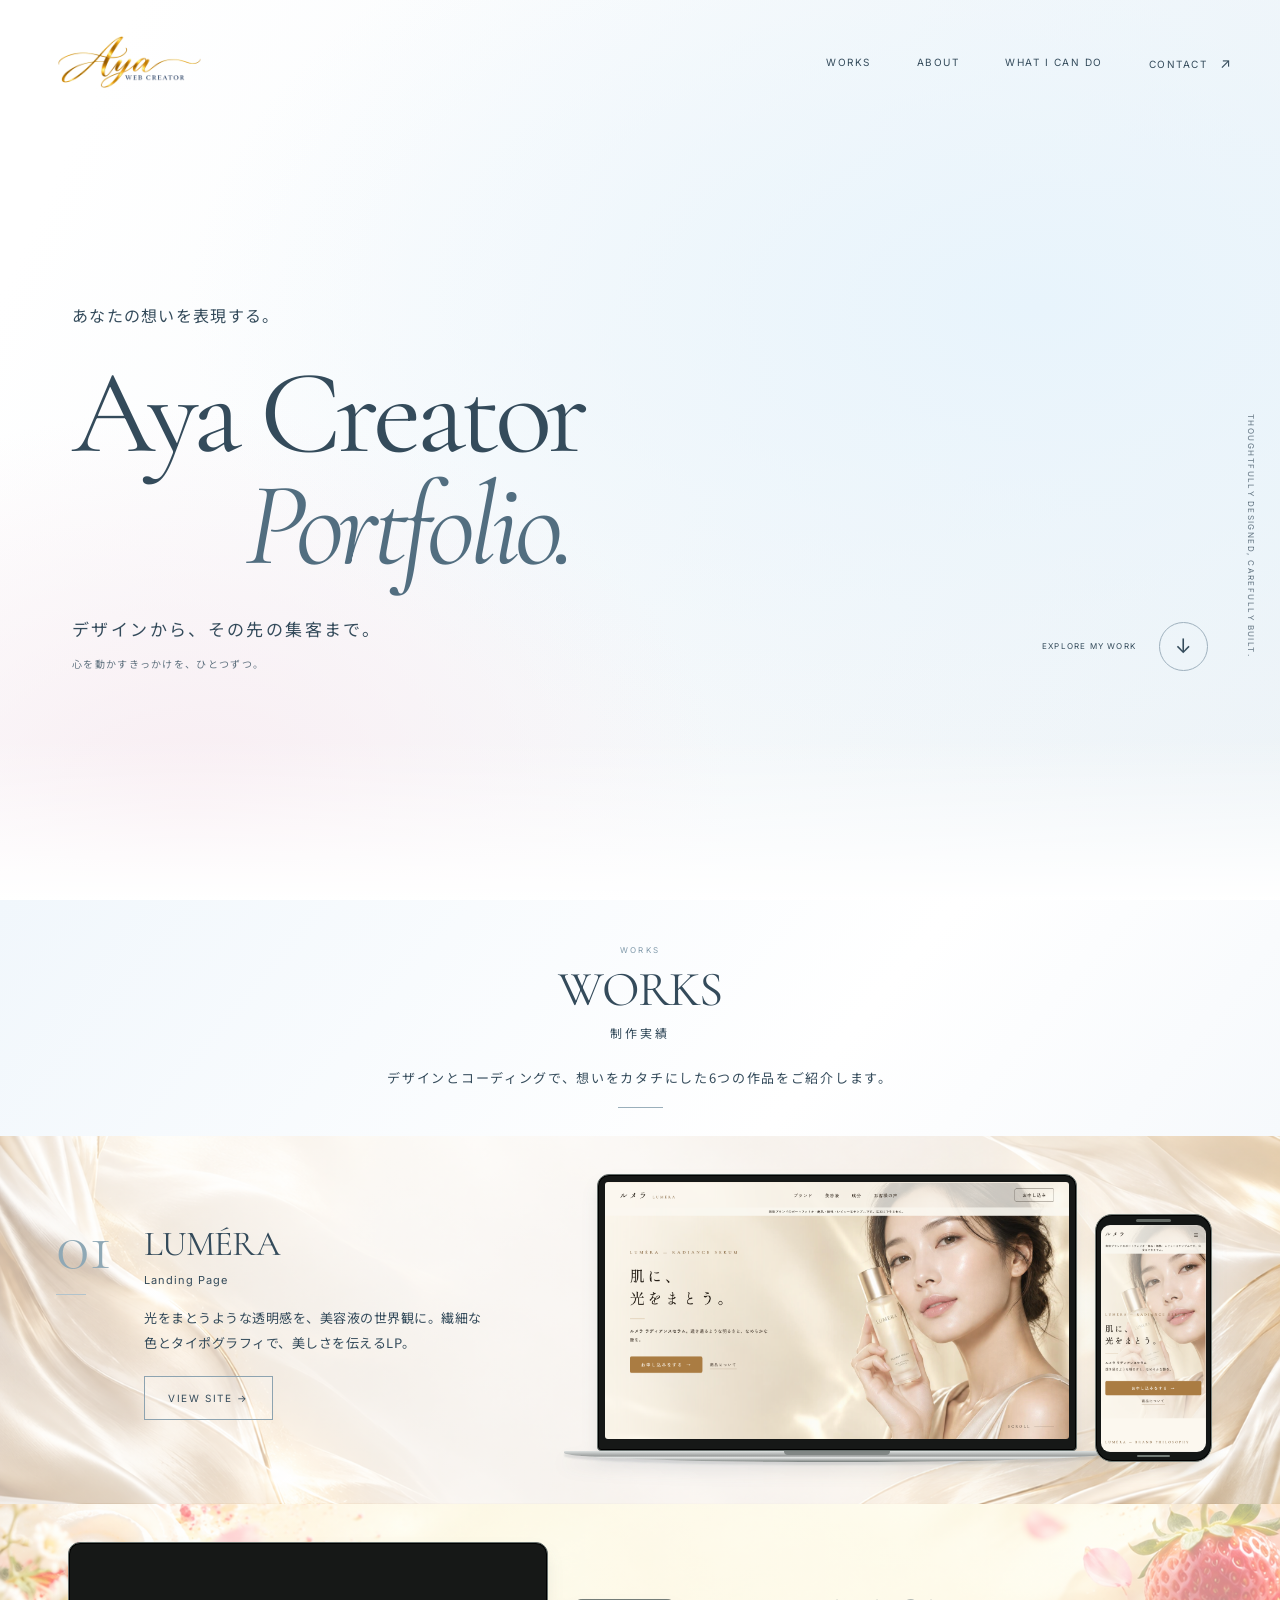
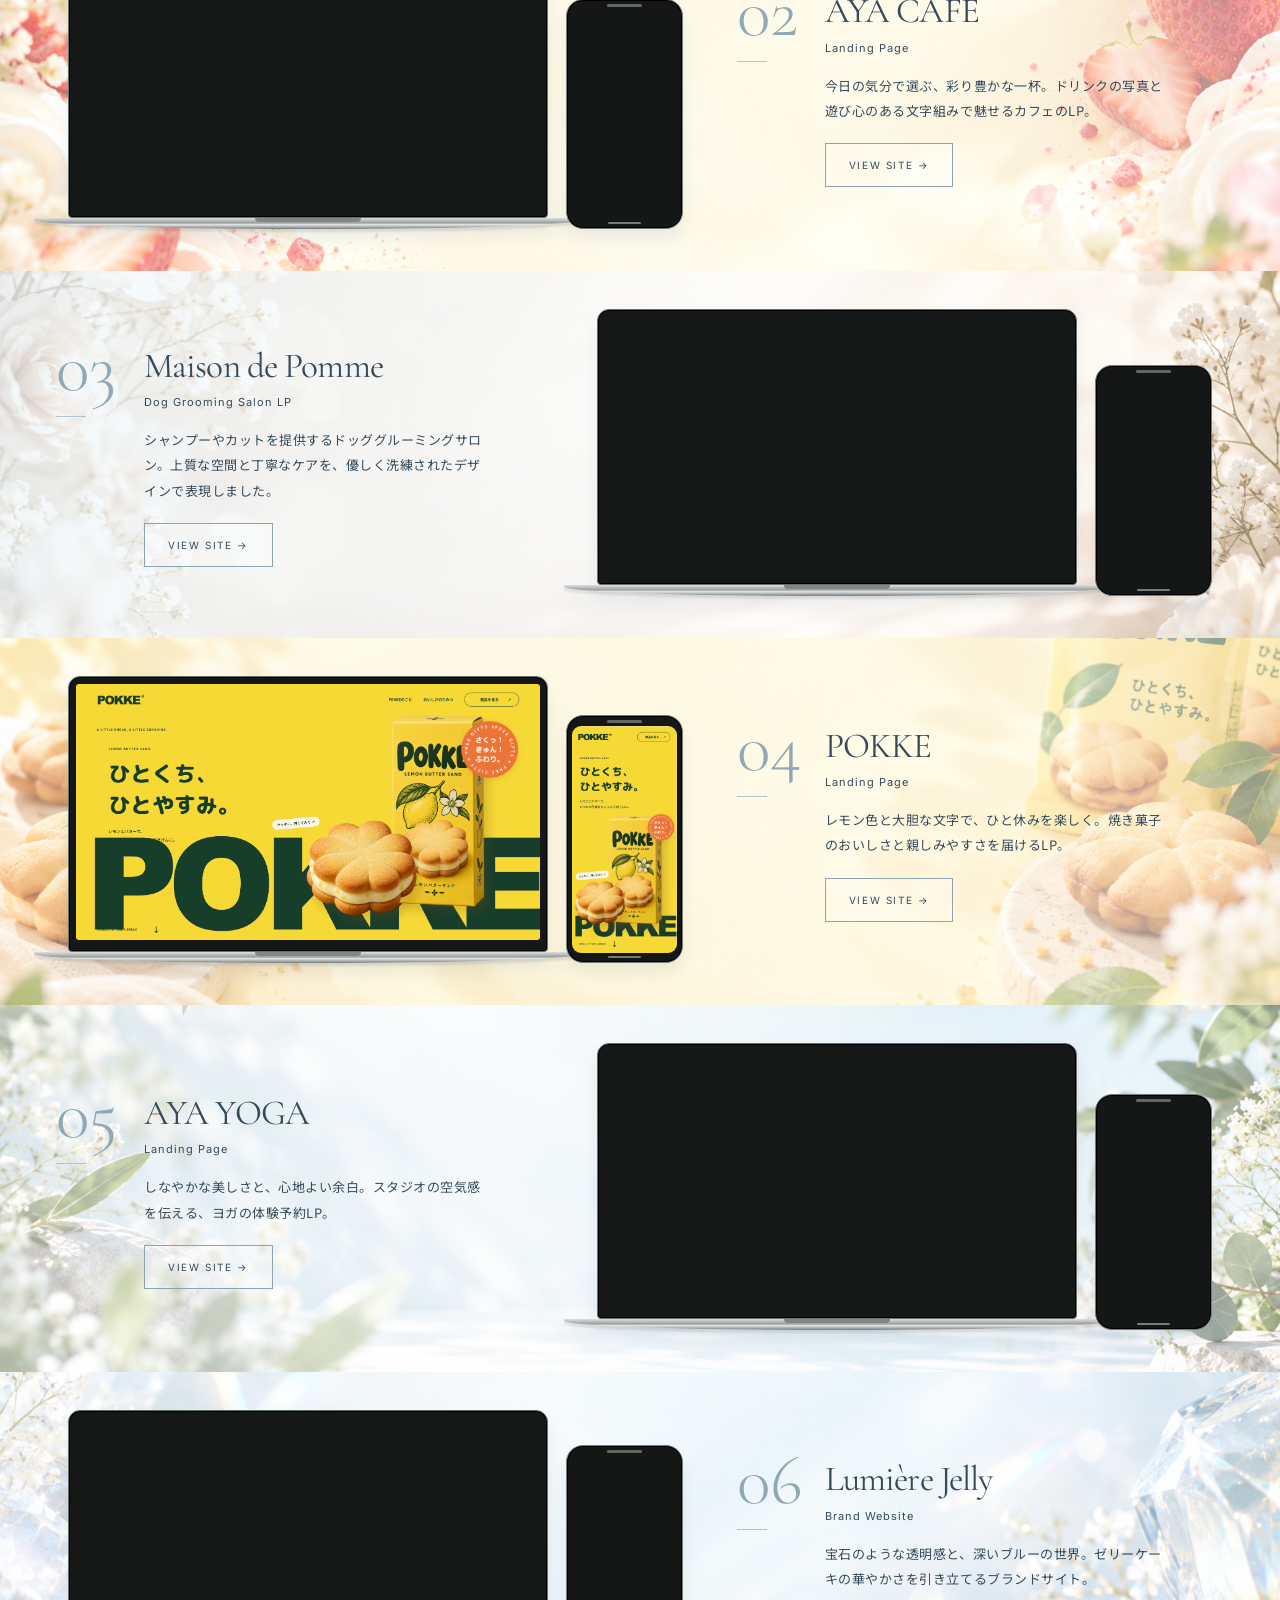
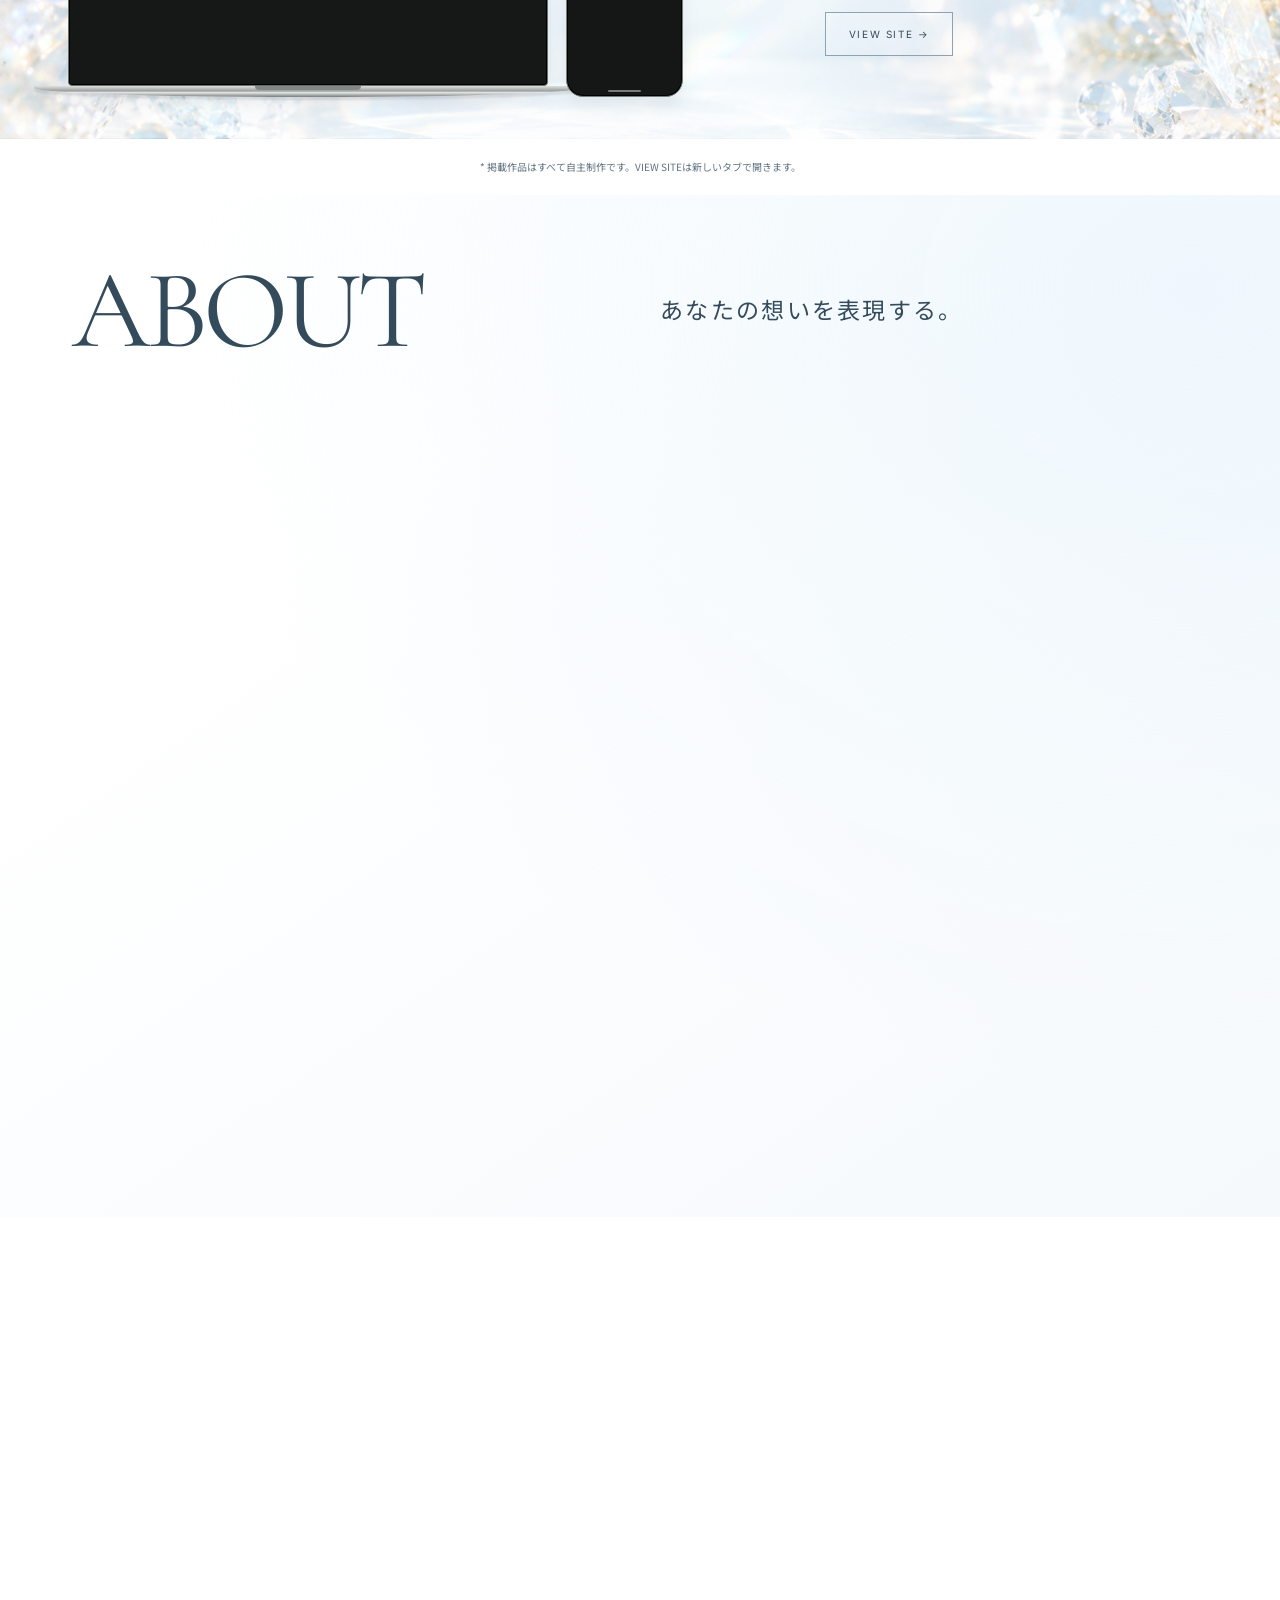
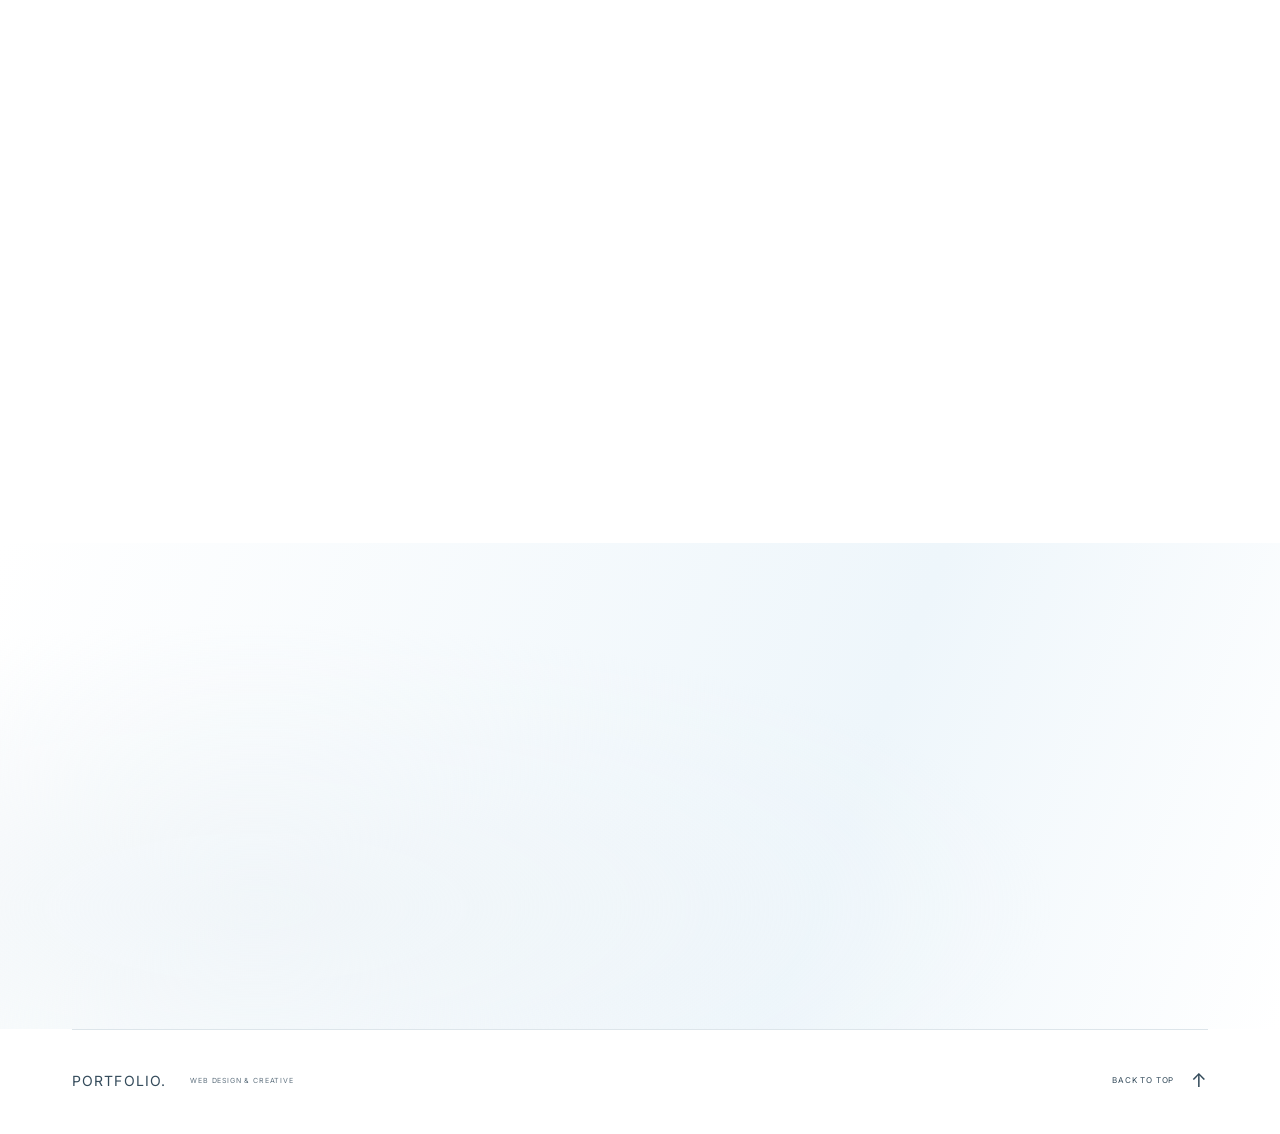
<file: index.html>
<!doctype html>
<html lang="ja">
<head>
  <meta charset="utf-8">
  <meta name="viewport" content="width=device-width, initial-scale=1">
  <meta name="theme-color" content="#FFFFFF">
  <meta name="description" content="デザインから、その先の集客まで。Webデザインとコーディングの自主制作作品を紹介するポートフォリオ。">
  <title>PORTFOLIO — Web Design & Creative</title>
  <link rel="icon" type="image/png" sizes="16x16" href="images/brand/favicon-16.png">
  <link rel="icon" type="image/png" sizes="32x32" href="images/brand/favicon-32.png">
  <link rel="icon" type="image/png" sizes="48x48" href="images/brand/favicon-48.png">
  <link rel="apple-touch-icon" sizes="180x180" href="images/brand/favicon-180.png">
  <link rel="icon" href="images/brand/favicon.ico" sizes="any">
  <link rel="preconnect" href="https://fonts.googleapis.com">
  <link rel="preconnect" href="https://fonts.gstatic.com" crossorigin>
  <link href="https://fonts.googleapis.com/css2?family=Cormorant+Garamond:ital,wght@0,400;0,500;1,400;1,500&family=Inter:wght@400;500&family=Noto+Sans+JP:wght@400;500&display=swap" rel="stylesheet">
  <link rel="stylesheet" href="styles.css?v=home-about-final-5">
  <script src="works-data.js?v=contact-1" defer></script>
  <script src="main.js?v=contact-1" defer></script>
</head>
<body id="top">
  <div class="opening-scene" aria-hidden="true">
    <div class="opening-white"></div>
    <div class="opening-mark"><span>AYA WEB DESIGN</span><small>THOUGHTFULLY DESIGNED.</small></div>
  </div>
  <a class="skip-link" href="#main">本文へ移動</a>
  <header class="site-header">
    <a class="brand opening-brand" href="#top" aria-label="ポートフォリオ トップへ">
      <img class="brand-logo" src="images/brand/aya-header-logo.webp" width="720" height="240" alt="Aya Web Creator">
    </a>
    <button class="menu-toggle" type="button" aria-expanded="false" aria-controls="main-nav" aria-label="メニューを開く" hidden>
      <span></span><span></span><span></span>
    </button>
    <nav class="main-nav" id="main-nav" aria-label="メインナビゲーション">
      <a href="#works">WORKS</a><a href="#about">ABOUT</a><a href="#services">WHAT I CAN DO</a><a href="contact.html">CONTACT <span aria-hidden="true">↗</span></a>
    </nav>
  </header>
  <main id="main">
    <section class="hero" aria-labelledby="hero-title">
      <div class="hero-wash" aria-hidden="true"></div>
      <div class="hero-inner container">
        <p class="eyebrow hero-kicker opening-kicker">あなたの想いを表現する。</p>
        <h1 id="hero-title" class="opening-title">Aya Creator<br><span class="hero-second"><em>Portfolio.</em></span></h1>
        <div class="hero-bottom">
          <div class="opening-copy"><p class="hero-copy">デザインから、<br class="mobile-break">その先の集客まで。</p><p class="hero-note">心を動かすきっかけを、ひとつずつ。</p></div>
          <a class="scroll-link opening-ui" href="#works" aria-label="作品一覧を見る"><span>EXPLORE MY WORK</span><span class="scroll-circle" aria-hidden="true">↓</span></a>
        </div>
      </div>
      <span class="hero-side opening-ui" aria-hidden="true">THOUGHTFULLY DESIGNED, CAREFULLY BUILT.</span>
    </section>

    <section class="works section" id="works" aria-labelledby="works-title">
      <div class="works-heading reveal"><p class="works-eyebrow">WORKS</p><h2 id="works-title">WORKS</h2><p class="works-heading-ja">制作実績</p><p class="works-intro">デザインとコーディングで、想いをカタチにした6つの作品をご紹介します。</p></div>
      <div class="works-grid" id="works-grid"><p class="works-fallback">LUMÉRA / AYA CAFE / Maison de Pomme / POKKE / AYA YOGA / Lumière Jelly</p></div>
      <noscript><p class="no-script-works">作品画像の表示にはJavaScriptを有効にしてください。</p></noscript>
      <p class="works-footnote"><span aria-hidden="true">*</span> 掲載作品はすべて自主制作です。VIEW SITEは新しいタブで開きます。</p>
    </section>

    <section class="about section" id="about" aria-labelledby="about-title">
      <div class="about-intro">
        <div class="about-intro-grid container">
          <div class="about-intro-heading reveal">
            <h2 id="about-title">ABOUT</h2>
            <h3 class="about-catch">あなたの想いを表現する。</h3>
            <span class="about-fine-line" aria-hidden="true"></span>
          </div>
          <figure class="about-portrait reveal"><img src="images/about/emi.webp" width="800" height="1200" alt="Aya Creatorのポートレート" loading="lazy" decoding="async"></figure>
          <div class="about-story reveal">
            <div class="about-greeting"><p>はじめまして。</p><p><strong>Aya Creator</strong> です。</p></div>
            <div class="about-prose">
              <p>Webサイトを制作する中で、デザインがカタチになっていく面白さや、新しいことを学ぶ楽しさに魅了されました。</p>
              <p>そして、日々進化するAI技術に触れるたび、Webとクリエイティブの可能性がさらに広がっていくことに、ワクワクしています。</p>
              <p>これまでの営業経験で培った、お客様の想いやご要望をくみ取る力を大切にしながら、あなたのためのWeb制作を心がけています。</p>
            </div>
            <div class="about-belief about-prose">
              <p class="about-belief-lead">美しいだけで終わらない。</p>
              <p>伝えたい魅力がきちんと届き、集客やお問い合わせにつながること。</p>
              <p>そして、お客様と一緒に考え、新しい可能性を見つけていくこと。</p>
              <p>そんなWebクリエイターでありたいと思っています。</p>
            </div>
          </div>
        </div>
        <div class="about-facts container reveal" id="skills">
          <div class="about-fact"><h3>SKILLS</h3><ul class="about-skill-list"><li>Web Design</li><li>HTML</li><li>CSS</li><li>JavaScript</li><li>WordPress</li><li>AI Creative</li></ul></div>
          <div class="about-fact"><h3>QUALIFICATIONS<span>保有資格</span></h3><ul><li>Webクリエイター能力認定試験 エキスパート</li><li>生成AIパスポート</li><li>宅地建物取引士</li></ul></div>
          <div class="about-fact"><h3>SERVICE AREA<span>対応地域</span></h3><ul><li>富山県・石川県：訪問でのご相談に対応</li><li>全国：Zoom・Google Meetによるオンライン対応</li><li>英語：チャットでのご相談に対応</li></ul></div>
        </div>
      </div>
      <section class="about-services about-block container" id="services" aria-labelledby="about-services-title">
        <div class="about-block-heading reveal"><h3 id="about-services-title">WHAT I CAN DO</h3><p class="about-service-catch">まずは、お客様のお話を<br>丁寧に伺うことから。</p></div>
        <div class="about-services-grid">
          <div class="about-service reveal"><img class="about-service-image" src="images/about/service-web-design.webp" width="800" height="1000" alt="" loading="lazy" decoding="async"><span class="about-service-index" aria-hidden="true">01</span><h4>Web Design &amp; Development</h4><p>ランディングページ制作・コーディング、ホームページ制作、WordPressを活用したサイト構築。</p></div>
          <div class="about-service reveal"><img class="about-service-image" src="images/about/service-maintenance.webp" width="800" height="1000" alt="" loading="lazy" decoding="async"><span class="about-service-index" aria-hidden="true">02</span><h4>Website Maintenance</h4><p>既存サイトの更新・修正、コンテンツの改善や運用サポート。</p></div>
          <div class="about-service reveal"><img class="about-service-image" src="images/about/service-ai-creative.webp" width="800" height="1000" alt="" loading="lazy" decoding="async"><span class="about-service-index" aria-hidden="true">03</span><h4>SNS &amp; AI Creative Support</h4><p>SNS活用のご相談や、生成AIを取り入れたクリエイティブ制作・業務効率化のサポート。</p></div>
        </div>
      </section>

<div class="about-invitation" id="contact">
        <div class="about-invitation-inner container reveal">
          <h3>Let’s create<br><em>something good.</em></h3>
          <p class="about-invitation-catch"><strong>あなたの想いを、次の可能性へ。</strong></p>
          <div class="about-invitation-copy"><p>Web制作のことも、AIのことも。</p><p>まずはお気軽にご相談ください。</p></div>
          <a class="contact-entry about-contact-link" href="contact.html">お問い合わせ <span aria-hidden="true">↗</span></a>
        </div>
      </div>
    </section>

</main>
  <footer class="site-footer container"><a class="footer-brand" href="#top">PORTFOLIO.</a><p>WEB DESIGN & CREATIVE</p><a class="back-top" href="#top">BACK TO TOP <span aria-hidden="true">↑</span></a></footer>
</body>
</html>
</file>
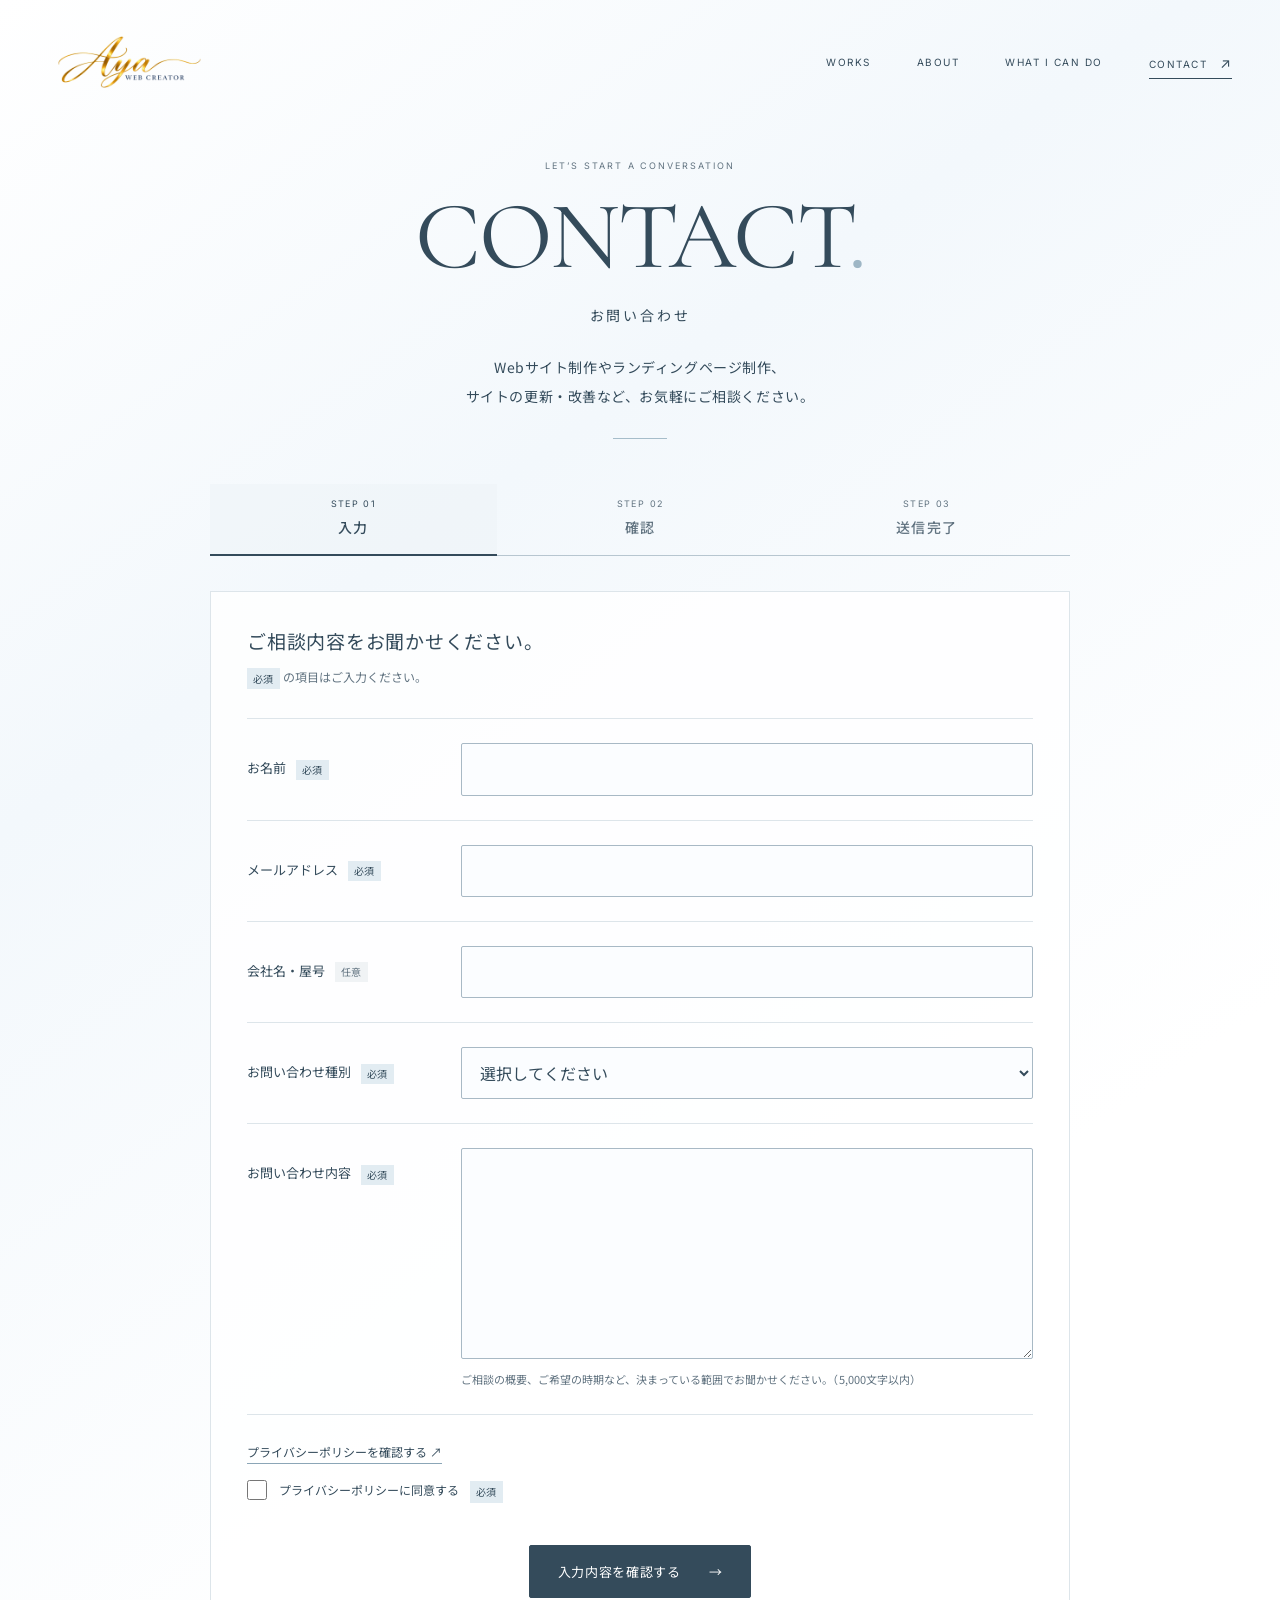
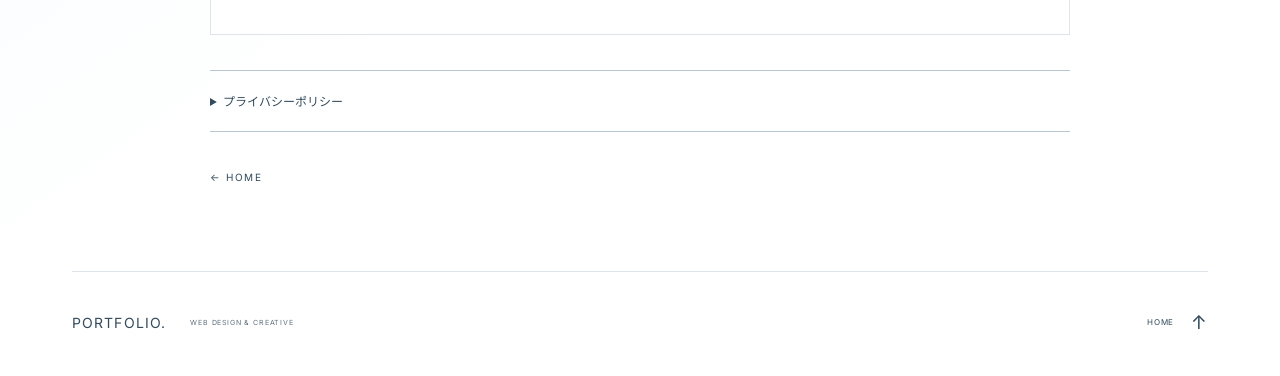
<file: contact.html>
<!doctype html>
<html lang="ja">

<head>
  <meta charset="utf-8">
  <meta name="viewport" content="width=device-width, initial-scale=1">
  <meta name="theme-color" content="#FFFFFF">
  <meta name="description" content="Webサイト・ランディングページ制作やサイトの更新・改善に関するお問い合わせ。">
  <title>CONTACT — Aya Web Creator</title>

  <link rel="icon" type="image/png" sizes="16x16" href="images/brand/favicon-16.png">
  <link rel="icon" type="image/png" sizes="32x32" href="images/brand/favicon-32.png">
  <link rel="icon" type="image/png" sizes="48x48" href="images/brand/favicon-48.png">
  <link rel="apple-touch-icon" sizes="180x180" href="images/brand/favicon-180.png">
  <link rel="icon" href="images/brand/favicon.ico" sizes="any">

  <link rel="preconnect" href="https://fonts.googleapis.com">
  <link rel="preconnect" href="https://fonts.gstatic.com" crossorigin>
  <link
    href="https://fonts.googleapis.com/css2?family=Cormorant+Garamond:ital,wght@0,400;0,500;1,400;1,500&family=Inter:wght@400;500&family=Noto+Sans+JP:wght@400;500&display=swap"
    rel="stylesheet">

  <link rel="stylesheet" href="styles.css?v=contact-unified-4">
  <link rel="stylesheet" href="contact.css?v=1">

  <script src="contact-config.js?v=1" defer></script>
  <script src="main.js?v=contact-1" defer></script>
  <script src="contact.js?v=1" defer></script>
</head>

<body class="contact-page" id="top">
  <a class="skip-link" href="#main">本文へ移動</a>

  <header class="site-header">
    <a class="brand" href="index.html" aria-label="ポートフォリオ トップへ">
      <img class="brand-logo" src="images/brand/aya-header-logo.webp" width="720" height="240" alt="Aya Web Creator">
    </a>

    <button class="menu-toggle" type="button" aria-expanded="false" aria-controls="main-nav" aria-label="メニューを開く"
      hidden>
      <span></span>
      <span></span>
      <span></span>
    </button>

    <nav class="main-nav" id="main-nav" aria-label="メインナビゲーション">
      <a href="index.html#works">WORKS</a>
      <a href="index.html#about">ABOUT</a>
      <a href="index.html#services">WHAT I CAN DO</a>
      <a href="contact.html" aria-current="page">
        CONTACT <span aria-hidden="true">↗</span>
      </a>
    </nav>
  </header>

  <main id="main" class="contact-page-main">
    <div class="contact-page-intro">
      <p class="contact-eyebrow">LET’S START A CONVERSATION</p>
      <h1>CONTACT<span class="contact-heading-dot" aria-hidden="true">.</span></h1>
      <p class="contact-page-jp">お問い合わせ</p>
      <p class="contact-page-lead">
        Webサイト制作やランディングページ制作、<br class="contact-pc-break">
        サイトの更新・改善など、お気軽にご相談ください。
      </p>
      <span class="contact-intro-line" aria-hidden="true"></span>
    </div>

    <div class="contact-form-wrap">
      <ol class="contact-steps" aria-label="お問い合わせの進行状況">
        <li data-step="input" aria-current="step">
          <span>STEP 01</span>
          <strong>入力</strong>
        </li>
        <li data-step="confirm">
          <span>STEP 02</span>
          <strong>確認</strong>
        </li>
        <li data-step="success">
          <span>STEP 03</span>
          <strong>送信完了</strong>
        </li>
      </ol>

      <p class="contact-availability" id="contact-availability">
        現在は受付準備中です。入力・確認画面をご覧いただけますが、送信はできません。
      </p>

      <noscript>
        <p class="contact-availability">
          入力内容の確認にはJavaScriptが必要です。現在、送信はできません。
        </p>
      </noscript>

      <p class="contact-sr-only" id="contact-step-status" role="status" aria-live="polite" aria-atomic="true"></p>

      <!-- 入力画面 -->
      <section class="contact-panel" id="contact-input" aria-labelledby="contact-input-title">

        <div class="contact-panel-heading">
          <h2 id="contact-input-title" tabindex="-1">
            ご相談内容をお聞かせください。
          </h2>
          <p><span class="contact-badge">必須</span> の項目はご入力ください。</p>
        </div>

        <form id="contact-form" novalidate>
          <div class="contact-field">
            <label for="contact-name">
              お名前<span class="contact-badge">必須</span>
            </label>
            <div class="contact-control">
              <input id="contact-name" name="name" type="text" autocomplete="name" maxlength="100" required
                aria-describedby="error-name">
              <p class="contact-error" id="error-name"></p>
            </div>
          </div>

          <div class="contact-field">
            <label for="contact-email">
              メールアドレス<span class="contact-badge">必須</span>
            </label>
            <div class="contact-control">
              <input id="contact-email" name="email" type="email" autocomplete="email" maxlength="254" required
                aria-describedby="error-email">
              <p class="contact-error" id="error-email"></p>
            </div>
          </div>

          <div class="contact-field">
            <label for="contact-company">
              会社名・屋号<span class="contact-badge contact-badge-optional">任意</span>
            </label>
            <div class="contact-control">
              <input id="contact-company" name="company" type="text" autocomplete="organization" maxlength="150"
                aria-describedby="error-company">
              <p class="contact-error" id="error-company"></p>
            </div>
          </div>

          <div class="contact-field">
            <label for="contact-category">
              お問い合わせ種別<span class="contact-badge">必須</span>
            </label>
            <div class="contact-control">
              <select id="contact-category" name="category" required aria-describedby="error-category">
                <option value="">選択してください</option>
                <option>ランディングページ制作</option>
                <option>ホームページ制作</option>
                <option>サイトの更新・修正</option>
                <option>WordPress関連</option>
                <option>その他のご相談</option>
              </select>
              <p class="contact-error" id="error-category"></p>
            </div>
          </div>

          <div class="contact-field">
            <label for="contact-message">
              お問い合わせ内容<span class="contact-badge">必須</span>
            </label>
            <div class="contact-control">
              <textarea id="contact-message" name="message" rows="7" maxlength="5000" required
                aria-describedby="message-hint error-message"></textarea>
              <p class="contact-hint" id="message-hint">
                ご相談の概要、ご希望の時期など、決まっている範囲でお聞かせください。（5,000文字以内）
              </p>
              <p class="contact-error" id="error-message"></p>
            </div>
          </div>

          <!-- プライバシーポリシーへのリンクと同意欄 -->
          <div class="contact-consent">
            <p>
              <a href="#privacy-policy" id="privacy-link">
                プライバシーポリシーを確認する
                <span aria-hidden="true">↗</span>
              </a>
            </p>

            <label class="contact-check" for="contact-consent">
              <input id="contact-consent" name="consent" type="checkbox" value="yes" required
                aria-describedby="error-consent">
              <span>
                プライバシーポリシーに同意する
                <span class="contact-badge">必須</span>
              </span>
            </label>

            <p class="contact-error" id="error-consent"></p>
          </div>

          <p class="contact-error-summary" id="contact-error-summary" role="alert"></p>

          <div class="contact-actions">
            <button class="contact-button contact-button-primary" id="contact-review" type="submit" disabled>
              入力内容を確認する <span aria-hidden="true">→</span>
            </button>
          </div>
        </form>
      </section>

      <!-- 確認画面 -->
      <section class="contact-panel" id="contact-confirm" aria-labelledby="contact-confirm-title" hidden>

        <div class="contact-panel-heading">
          <h2 id="contact-confirm-title" tabindex="-1">
            入力内容をご確認ください。
          </h2>
          <p>修正がある場合は、入力画面に戻って変更できます。</p>
        </div>

        <dl class="contact-review-list">
          <div>
            <dt>お名前</dt>
            <dd data-review="name"></dd>
          </div>
          <div>
            <dt>メールアドレス</dt>
            <dd data-review="email"></dd>
          </div>
          <div>
            <dt>会社名・屋号</dt>
            <dd data-review="company"></dd>
          </div>
          <div>
            <dt>お問い合わせ種別</dt>
            <dd data-review="category"></dd>
          </div>
          <div>
            <dt>お問い合わせ内容</dt>
            <dd data-review="message"></dd>
          </div>
        </dl>

        <p class="contact-review-consent">
          プライバシーポリシーへの同意：同意済み
        </p>

        <p class="contact-availability" id="contact-send-note">
          送信先が未設定のため、現在は送信できません。
        </p>

        <p class="contact-send-status" id="contact-send-status" role="status" aria-live="polite" aria-atomic="true"></p>

        <p class="contact-error-summary" id="contact-send-error" role="alert" tabindex="-1"></p>

        <div class="contact-actions">
          <button class="contact-button" id="contact-edit" type="button">
            修正する
          </button>
          <button class="contact-button contact-button-primary" id="contact-send" type="button" disabled
            aria-describedby="contact-send-note">
            送信する <span aria-hidden="true">→</span>
          </button>
        </div>
      </section>

      <!-- 送信完了画面 -->
      <section class="contact-panel contact-complete" id="contact-success" aria-labelledby="contact-success-title"
        hidden>

        <span class="contact-complete-symbol" aria-hidden="true">✓</span>
        <p class="contact-eyebrow">THANK YOU</p>
        <h2 id="contact-success-title" tabindex="-1">
          お問い合わせありがとうございます。
        </h2>
        <p>内容を確認のうえ、ご連絡いたします。</p>
        <a class="contact-button" href="index.html">
          トップページへ戻る <span aria-hidden="true">↗</span>
        </a>
      </section>

      <!-- プライバシーポリシー -->
      <details class="contact-policy" id="privacy-policy">
        <summary>プライバシーポリシー</summary>

        <div class="contact-policy-content">
          <h2>1. 取得する個人情報</h2>
          <p>
            Aya Web Creator（以下「当サイト」）は、お問い合わせフォームを通じて、
            お名前、メールアドレス、会社名・屋号、お問い合わせ種別、
            お問い合わせ内容を取得します。
          </p>

          <h2>2. 個人情報の利用目的</h2>
          <p>取得した個人情報は、以下の目的で利用します。</p>
          <ul>
            <li>お問い合わせやご相談への回答</li>
            <li>Webサイト制作、更新・改善などのご相談への対応</li>
            <li>お問い合わせに関連する確認や事務連絡</li>
          </ul>

          <h2>3. フォーム送信サービスについて</h2>
          <p>
            当サイトのお問い合わせフォームでは、フォーム送信サービス
            「Formspree」を利用します。送信された情報は、Formspreeを通じて処理され、
            当サイト運営者への通知およびお問い合わせへの対応に使用されます。
          </p>
          <p>
            情報の取り扱い、処理される地域、保管期間などについては、
            Formspreeのサービス仕様およびプライバシーポリシーをご確認ください。
          </p>
          <p>
            <a href="https://formspree.io/legal/privacy-policy" target="_blank" rel="noopener noreferrer">
              Formspreeのプライバシーポリシー（外部サイト）
            </a>
          </p>

          <h2>4. 個人情報の管理・保管</h2>
          <p>
            当サイトは、取得した個人情報への不正アクセス、漏えい、紛失などを防ぐため、
            適切な管理に努めます。お問い合わせ内容は、回答や必要な連絡などの目的に
            必要な範囲で取り扱います。保管の必要がなくなった情報は、適切に削除するよう努めます。
            Formspree側での保管・削除については、同社のサービス仕様および利用条件に従います。
          </p>

          <h2>5. 第三者提供・外部サービス</h2>
          <p>
            法令に基づく場合などを除き、ご本人の同意なく個人情報を第三者に提供しません。
            ただし、お問い合わせフォームの送信・管理に必要な範囲で、
            Formspreeなどの外部サービスが情報を処理します。
          </p>

          <h2>6. 開示・訂正・削除などのお申し出</h2>
          <p>
            ご自身の個人情報について、開示、訂正、利用停止、削除などをご希望の場合は、
            当サイトのお問い合わせフォームからご連絡ください。
            ご本人確認のうえ、法令に従い適切に対応します。
          </p>

          <h2>7. ポリシーの変更</h2>
          <p>
            法令やサービスの変更などに応じて、本ポリシーを見直すことがあります。
            変更後の内容は当サイト上に掲載します。
          </p>

          <h2>8. 運営者・お問い合わせ窓口</h2>
          <p>運営者：Aya Web Creator</p>
          <p>お問い合わせ窓口：当サイトのお問い合わせフォーム</p>
          <p>制定日：2026年10月27日</p>

          <a href="#contact-consent" id="privacy-return">
            同意欄へ戻る ↑
          </a>
        </div>
      </details>

      <a class="contact-home-link" href="index.html">← HOME</a>
    </div>
  </main>

  <footer class="site-footer container">
    <a class="footer-brand" href="index.html">PORTFOLIO.</a>
    <p>WEB DESIGN &amp; CREATIVE</p>
    <a class="back-top" href="index.html">
      HOME <span aria-hidden="true">↑</span>
    </a>
  </footer>
</body>

</html>
</file>
<file: styles.css>
:root{--white:#fff;--dusty:#edf3f7;--ice:#e8f4fc;--pink:#f8edf2;--ink:#344b5b;--muted:#617380;--line:#dde5ea;--serif:"Cormorant Garamond","Times New Roman",serif;--sans:"Inter","Noto Sans JP",sans-serif;--jp:"Noto Sans JP",sans-serif;--ease:cubic-bezier(.22,.61,.36,1)}
*,*::before,*::after{box-sizing:border-box}
html{scroll-behavior:smooth;scroll-padding-top:0}
body{margin:0;background:var(--white);color:var(--ink);font-family:var(--sans);font-size:14px;-webkit-font-smoothing:antialiased}
body.menu-open{overflow:hidden}
::selection{background:#dceaf3;color:var(--ink)}
a{color:inherit;text-decoration:none}
button{font:inherit;color:inherit}
button,a{-webkit-tap-highlight-color:transparent;touch-action:manipulation}
a:focus-visible,button:focus-visible{outline:2px solid var(--ink);outline-offset:6px}
button[hidden]{display:none}
p,h1,h2,h3,figure,dl,dd{margin:0}
em{font-weight:400}
.container{width:min(1184px,calc(100% - 144px));margin-inline:auto}
.skip-link{position:fixed;top:12px;left:12px;padding:14px;background:white;z-index:100;transform:translateY(-170%)}
.skip-link:focus{transform:translateY(0)}
.site-header{position:absolute;inset:0 0 auto;z-index:20;display:flex;align-items:center;justify-content:space-between;padding:36px 48px}
.brand{display:inline-flex;flex-direction:column;gap:6px}
.brand-logo{display:block;width:156px;height:52px;object-fit:contain}
@media(max-width:760px){.brand-logo{width:126px;height:42px}}
.brand-title{font-size:21px;letter-spacing:.07em;font-weight:500}
.brand-dot{color:#708a9a}
.brand-sub{font-size:8px;letter-spacing:.23em}
.main-nav{display:flex;align-items:center;gap:46px}
.menu-toggle{display:none}
.main-nav a{font-size:10px;letter-spacing:.15em;padding:12px 0;position:relative}
.main-nav a::after{content:"";position:absolute;left:0;right:0;bottom:4px;height:1px;background:currentColor;transform:scaleX(0);transform-origin:left;transition:transform .3s var(--ease)}
.main-nav a:hover::after{transform:scaleX(1)}
.main-nav a span{margin-left:8px;font-size:14px}
.hero{position:relative;isolation:isolate;display:flex;min-height:100svh;height:auto;background:white;overflow:hidden}
.hero-wash{position:absolute;z-index:-2;inset:0;background:radial-gradient(ellipse at 81% 34%,var(--ice) 0,transparent 58%),radial-gradient(ellipse at 15% 90%,var(--pink) 0,transparent 35%),linear-gradient(115deg,#fff 8%,var(--dusty) 100%);animation:light-arrive 3s var(--ease) both}
.hero-wash::after{content:"";position:absolute;inset:0;background:linear-gradient(0deg,#fff 0,transparent 18%)}
.hero-inner{min-height:inherit;padding-top:135px;position:relative;z-index:1;display:flex;flex-direction:column;justify-content:center;padding-bottom:64px}
.eyebrow{font-size:9px;font-weight:400;letter-spacing:.18em;line-height:1.8}
.hero-kicker{font-family:var(--jp);font-size:16px;letter-spacing:.08em;line-height:1.9;margin-bottom:27px}
.tiny-star{font-size:20px;font-weight:400}
h1{font-family:var(--serif);font-size:clamp(80px,9.3vw,144px);font-weight:400;letter-spacing:-.045em;line-height:.94}
.hero-second{display:block;padding-left:15.2%;white-space:nowrap}
.hero-second em{color:#526e80}
.hero-bottom{display:flex;justify-content:space-between;align-items:flex-end;margin-top:32px}
.hero-copy{font-family:var(--jp);font-size:17px;letter-spacing:.14em;line-height:1.9}
.hero-note{font-family:var(--jp);margin-top:10px;font-size:10px;color:var(--muted);letter-spacing:.13em}
.mobile-break{display:none}
.scroll-link{display:flex;align-items:center;gap:23px;font-size:8px;letter-spacing:.15em}
.scroll-circle{width:49px;height:49px;display:grid;place-items:center;border:1px solid #9eb0bd;border-radius:50%;font-size:20px;transition:transform .3s var(--ease),background .3s}
.scroll-link:hover .scroll-circle{transform:translateY(4px);background:#ffffff80}


.hero-side{position:absolute;right:24px;top:46%;writing-mode:vertical-rl;font-size:8px;letter-spacing:.18em;color:var(--muted)}
/* One shared 3-second score. Percentages overlap; all finish together.
   Scene 0%, header 48%, title 51%, copy 61%, navigation 54%, details 70%. */
:root{--opening-duration:3s;--opening-distance:20px}
.opening-title,.opening-copy,.opening-ui,.opening-brand,.opening-kicker,.main-nav>a,.menu-toggle{
 animation-duration:var(--opening-duration);animation-timing-function:var(--ease);animation-fill-mode:both;
}
.opening-title{animation-name:title-arrive}
.opening-copy{animation-name:copy-arrive}
.opening-brand{animation-name:brand-arrive}
.opening-kicker,.opening-ui{animation-name:detail-arrive}
.main-nav>a,.menu-toggle{animation-name:nav-arrive}

@keyframes light-arrive{0%{opacity:0;transform:scale(1.12) translateX(3%)}45%{opacity:.65}100%{opacity:1;transform:none}}
@keyframes brand-arrive{0%,48%{opacity:0;transform:translateY(10px)}80%,100%{opacity:1;transform:none}}
@keyframes title-arrive{0%,51%{opacity:0;transform:translateY(var(--opening-distance))}88%,100%{opacity:1;transform:none}}
@keyframes copy-arrive{0%,61%{opacity:0;transform:translateY(12px)}96%,100%{opacity:1;transform:none}}
@keyframes nav-arrive{0%,54%{opacity:0;transform:translateY(-8px)}93%,100%{opacity:1;transform:none}}
@keyframes detail-arrive{0%,70%{opacity:0;transform:translateY(8px)}100%{opacity:1;transform:none}}

/* Video-informed scene: ice field, asymmetric white expansion, editorial reveal.
   Fixed visual layer never receives pointer input and is hidden after 1.95s. */
.opening-scene{position:fixed;inset:0;z-index:15;pointer-events:none;overflow:hidden;background:var(--ice);animation:scene-exit 3s linear both}
.opening-white{position:absolute;left:50%;top:48%;width:100vmax;height:100vmax;background:white;border-radius:42% 58% 63% 37% / 52% 35% 65% 48%;transform:translate(-50%,-50%) scale(0);animation:white-expand 3s cubic-bezier(.65,0,.25,1) both}
.opening-mark{position:absolute;inset:0;display:flex;align-items:center;justify-content:center;flex-direction:column;gap:14px;animation:mark-transfer 3s var(--ease) both}
.opening-mark>span{font-family:var(--serif);font-size:clamp(30px,5vw,66px);letter-spacing:.08em}
.opening-mark small{font-size:9px;letter-spacing:.2em}
@keyframes white-expand{0%,23%{transform:translate(-50%,-50%) rotate(-12deg) scale(0)}40%{border-radius:38% 62% 47% 53% / 62% 38% 62% 38%}59%,100%{transform:translate(-50%,-50%) rotate(8deg) scale(2);border-radius:56% 44% 62% 38% / 43% 58% 42% 57%}}
@keyframes scene-exit{0%,55%{opacity:1;visibility:visible}65%,100%{opacity:0;visibility:hidden}}
@keyframes mark-transfer{0%{opacity:0;transform:translateY(8px)}14%,36%{opacity:1;transform:none}57%,100%{opacity:0;transform:translate(-5vw,-20px) scale(.95)}}
@media(prefers-reduced-motion:reduce){.opening-scene{display:none}}

.section{padding-top:105px}
.section-top{border-top:1px solid var(--line);padding-top:21px;display:flex;align-items:center;justify-content:space-between;gap:20px}
.section-index{font-size:9px;letter-spacing:.14em;line-height:1.7}
.section-note{font-family:var(--jp);font-size:10px;letter-spacing:.09em;color:var(--muted)}
.section-heading{display:flex;justify-content:space-between;align-items:baseline;gap:24px;margin-top:33px;margin-bottom:39px}
h2{font-family:var(--serif);font-size:clamp(48px,5.5vw,78px);font-weight:400;letter-spacing:-.035em;line-height:1.05}
.heading-period{color:#8a9fac}
.section-heading>p{font-family:var(--jp);font-size:10px;letter-spacing:.06em;color:var(--muted)}
/* WORKS: full-width brand scenes, with original screenshots in CSS devices. */
.works.section{padding-top:0;color:var(--ink);background:#f5f9fc}
.works-heading{text-align:center;padding:45px 24px 28px;background:linear-gradient(130deg,#f1f7fc,#fff 65%,#f6f9fc)}
.works-eyebrow{font-size:8px;letter-spacing:.28em;color:#829bab}
.works-heading h2{font-family:var(--serif);font-size:49px;line-height:1.1;font-weight:400;margin-top:8px}
.works-heading-ja{font-family:var(--jp);font-size:12px;letter-spacing:.23em;margin-top:7px}
.works-intro{font-family:var(--jp);font-size:13px;letter-spacing:.13em;line-height:2;margin-top:24px}
.works-heading::after{content:"";display:block;width:45px;height:1px;background:#9aafbb;margin:16px auto 0}
.works-grid{display:grid;gap:0}
.work-card{position:relative;background-color:#f6f8f9;background-image:linear-gradient(90deg,#ffffff80,#ffffffb8 38%,#ffffff40),var(--work-background);background-position:center,center 65%;background-size:cover;background-repeat:no-repeat}
.work-card[data-work="aya-cafe"],.work-card[data-work="pokke"]{background-color:#fffae8;background-image:linear-gradient(90deg,#ffffff65,#fffff6b8 65%,#ffffff85),var(--work-background)}
.work-card[data-work="maison-de-pomme"]{background-image:linear-gradient(90deg,#eff7fccc,#ffffffb0 60%,#ffffff55),var(--work-background)}
.work-card[data-work="aya-yoga"]{background-position:center,center 72%}
.work-card[data-work="lumiere-jelly"]{background-position:center,center 72%}
.work-inner{width:calc(100% - 112px);max-width:1220px;margin:auto;display:grid;grid-template-columns:minmax(0, .9fr) minmax(0,1.18fr);grid-template-rows:auto auto;column-gap:42px;align-items:center;padding:38px 0 34px;min-height:340px}
.work-caption{grid-column:1;grid-row:1;position:relative;padding-left:88px;align-self:end;min-width:0}
.work-number{position:absolute;top:-13px;left:0;color:#8fa8b5;font-family:var(--serif);font-weight:300;font-size:70px;line-height:1}
.work-number::after{content:"";display:block;width:30px;height:1px;background:#b2c3cc;margin-top:13px}
.work-title{font-family:var(--serif);font-size:clamp(30px,2.75vw,43px);font-weight:400;line-height:1.12;letter-spacing:-.025em}
.work-genre{font-size:11px;letter-spacing:.09em;margin-top:10px}
.work-description{font-family:var(--jp);font-size:13px;line-height:1.95;letter-spacing:.04em;margin-top:18px;max-width:340px}
.work-links{grid-column:1;grid-row:2;padding-left:88px;margin-top:20px;align-self:start}
.work-links a{display:inline-flex;align-items:center;justify-content:center;min-height:44px;padding:11px 23px;border:1px solid #8da3b0;font-size:10px;letter-spacing:.16em;background:#ffffff35;transition:background .25s,color .25s}
.work-links a:hover{background:var(--ink);color:#fff}
.work-image{grid-column:2;grid-row:1/3;min-width:0;padding:0 12px 8px}
.device-pair{display:grid;grid-template-columns:minmax(0,1fr) 19%;align-items:end;gap:18px;filter:drop-shadow(0 10px 8px #344b5b16)}
.device-desktop{position:relative;min-width:0;padding-bottom:11px}
.device-screen{padding:7px 7px 11px;border-radius:12px 12px 4px 4px;background:#161817;border:1px solid #66706d;box-shadow:inset 0 0 0 1px #000}
.device-desktop::after{content:"";position:absolute;bottom:0;left:-7%;width:114%;height:11px;background:linear-gradient(#dce0df 0%,#9b9e9d 45%,#e2e5e4 60%,#777d7b 100%);border-radius:1px 1px 48% 48% / 1px 1px 85% 85%;box-shadow:0 3px 2px #344b5b20}
.device-desktop::before{content:"";position:absolute;z-index:1;bottom:7px;left:39%;width:22%;height:4px;background:#818785;border-radius:0 0 5px 5px}
.device-phone{position:relative;min-width:0;padding:5px;background:#141716;border:1px solid #747d78;border-radius:17px;box-shadow:inset 0 0 0 1px #000;overflow:hidden}
.device-phone::before{content:"";display:block;width:33%;height:3px;border-radius:4px;margin:-1px auto 3px;background:#626964}
.device-phone::after{content:"";display:block;width:32%;height:2px;border-radius:4px;margin:3px auto -1px;background:#737c77}
.screenshot-desktop,.screenshot-mobile,.mobile-only-image{display:block;width:100%;height:auto;object-fit:contain;object-position:top}
.device-screen img{border-radius:3px}.device-phone img{border-radius:9px}
.work-card:nth-child(even) .work-inner{grid-template-columns:minmax(0,1.18fr) minmax(0,.9fr)}
.work-card:nth-child(even) .work-caption,.work-card:nth-child(even) .work-links{grid-column:2}
.work-card:nth-child(even) .work-image{grid-column:1}
.works-footnote{font-family:var(--jp);font-size:10px;color:var(--muted);line-height:2;text-align:center;padding:18px 22px;background:#fff}
.placeholder,.image-fallback{padding:20px;font-size:11px;line-height:2}
@media(max-width:1100px) and (min-width:761px){.work-inner{width:calc(100% - 64px);column-gap:26px}.work-caption,.work-links{padding-left:62px}.work-number{font-size:55px}.work-title{font-size:32px}.work-description{font-size:12px}.device-pair{gap:13px}.device-screen{padding:5px 5px 8px}.device-phone{padding:3px;border-radius:12px}}
@media(max-width:760px){
 .works-heading{padding:35px 22px 26px}.works-heading h2{font-size:43px}.works-intro{font-size:12px;max-width:320px;margin:19px auto 0;letter-spacing:.07em}
 .work-card::before{content:"";position:absolute;bottom:0;left:0;width:100%;aspect-ratio:1672/941;background:linear-gradient(to bottom,var(--scene-color,#f4f8fa),transparent 35%);pointer-events:none}
 .work-card[data-work="aya-cafe"],.work-card[data-work="pokke"]{--scene-color:#fffae8}
 .work-inner{position:relative}
 .work-card{background-size:100% 100%,100% auto;background-position:center,center bottom;background-color:#f4f8fa}
 .work-inner,.work-card:nth-child(even) .work-inner{width:calc(100% - 44px);display:flex;flex-direction:column;gap:0;padding:34px 0 30px;min-height:0}
 .work-caption,.work-card:nth-child(even) .work-caption{width:100%;padding-left:55px;align-self:auto}
 .work-number{font-size:49px;top:-5px}.work-number::after{width:22px;margin-top:9px}
 .work-title{font-size:32px}.work-genre{font-size:10px;margin-top:8px}.work-description{font-size:12px;line-height:1.95;margin-top:13px;max-width:none}
 .work-image{width:100%;padding:0 10px 8px;margin-top:25px}
 .device-pair{grid-template-columns:minmax(0,1fr) 20%;gap:12px}
 .device-screen{padding:4px 4px 7px;border-radius:7px 7px 2px 2px}.device-desktop{padding-bottom:7px}.device-desktop::after{height:7px}.device-desktop::before{height:2px;bottom:5px}
 .device-phone{padding:2px;border-radius:8px}.device-phone img{border-radius:5px}.device-phone::before{height:2px;margin:0 auto 2px}.device-phone::after{height:1px;margin:2px auto 0}
 .work-links{padding-left:0;margin-top:20px;align-self:center}.work-links a{min-height:44px;padding-inline:25px}
}
/* ABOUT — typography and quiet blue light, scoped to this section. */
.about.section{padding-top:0}
.about-intro{padding:60px 0 44px;background:radial-gradient(ellipse at 93% 9%,#e8f4fcad,transparent 60%),linear-gradient(145deg,#fff 30%,#f5f9fc 100%)}
.about-intro-heading{grid-column:1/-1;display:grid;grid-template-columns:1fr 1fr;column-gap:40px;align-items:center}.about-intro-heading .about-catch{grid-column:2;margin-top:0}.about-intro-heading .about-fine-line{display:none}
.about-portrait{width:min(100%,340px);justify-self:center}.about-portrait img{display:block;width:100%;height:460px;object-fit:cover;object-position:center top}
.about-intro-grid{display:grid;grid-template-columns:minmax(0,.9fr) minmax(0,1.1fr);column-gap:clamp(40px,6.5vw,96px);row-gap:38px;align-items:start}

.about h2{font-family:var(--serif);font-size:clamp(80px,8.7vw,124px);font-weight:400;letter-spacing:-.04em;line-height:1}

.about-catch{font-family:var(--jp);font-size:clamp(19px,1.8vw,25px);font-weight:400;line-height:1.9;letter-spacing:.1em;margin-top:45px}
.about-fine-line{display:block;width:60px;height:1px;background:#9cb4c3;margin-top:33px}
.about-story{min-width:0;padding-top:0;max-width:580px;font-family:var(--jp);font-size:14px;line-height:2.15;letter-spacing:.035em}
.about-greeting{margin-bottom:18px}.about-greeting p+p{margin-top:7px}.about-greeting strong{font-family:var(--serif);font-size:33px;letter-spacing:.015em;font-weight:400;margin-right:8px}
.about-prose p+p{margin-top:12px}
.about-belief{margin-top:22px;padding-top:19px;border-top:1px solid #cfdee7}
.about-belief .about-belief-lead{font-size:17px;letter-spacing:.07em;margin-bottom:19px}
.about :is(p,li,h3,h4){overflow-wrap:break-word}
.about-block{padding-top:68px;padding-bottom:67px}
.about-block-heading{display:flex;align-items:baseline;justify-content:space-between;gap:24px;border-top:1px solid var(--line);padding-top:25px}
.about-block-heading h3{font-family:var(--serif);font-size:clamp(35px,3.2vw,46px);font-weight:400;line-height:1.15;letter-spacing:-.02em}
.about-block-heading>p{font-family:var(--jp);font-size:12px;line-height:1.9;letter-spacing:.08em;color:var(--muted)}
/* Compact facts belong to the introduction; service imagery stays unchanged. */
.about-facts{display:grid;grid-template-columns:.8fr 1.1fr 1.2fr;gap:32px;margin-top:38px;padding-top:25px;border-top:1px solid #cfdee7}
.about-fact{min-width:0}.about-fact h3{font-family:var(--serif);font-size:23px;font-weight:400;line-height:1.4;letter-spacing:.015em;margin:0 0 15px}.about-fact h3 span{display:block;font-family:var(--jp);font-size:11px;letter-spacing:.08em;color:var(--muted);margin-top:4px}
.about-fact ul{list-style:none;padding:0;margin:0;font-size:14px;line-height:1.95}.about-fact li+li{margin-top:7px}.about-fact .about-skill-list{display:flex;flex-wrap:wrap;gap:8px 18px}.about-fact .about-skill-list li{margin:0}
.about-block-heading .about-service-catch{font-family:"Yu Mincho","Hiragino Mincho ProN","Noto Serif JP",serif;font-size:22px;line-height:1.65;color:#617d90;border-left:1px solid #cddfe9;padding-left:22px;font-style:normal}
@media(max-width:760px){.about-facts{grid-template-columns:1fr;gap:24px;margin-top:30px;padding-top:24px}.about-fact+.about-fact{border-top:1px solid var(--line);padding-top:20px}.about-fact h3{font-size:23px;margin-bottom:12px}.about-block-heading .about-service-catch{font-size:20px;margin-top:12px;padding-left:15px}}
.about-services-grid{display:grid;grid-template-columns:repeat(3,minmax(0,1fr));gap:44px;margin-top:43px}
.about-service{min-width:0}.about-service-image{display:block;width:100%;height:auto;aspect-ratio:1122/1402;object-fit:contain;margin-bottom:20px}.about-service-index{display:block;font-family:var(--serif);font-size:20px;color:#718b9b;margin-bottom:10px}
.about-service h4{font-family:var(--serif);font-size:30px;font-weight:400;line-height:1.15;letter-spacing:-.015em;max-width:280px;min-height:70px;margin:0}
.about-service>p{font-family:var(--jp);font-size:14px;line-height:2.1;letter-spacing:.025em;margin-top:19px}











.about-invitation{background:radial-gradient(ellipse at 20% 75%,#edf3f7ad,transparent 55%),linear-gradient(110deg,#fff,#eef6fb 65%,#fff);padding:68px 0 65px}
.about-invitation-inner{text-align:center}
.about-invitation h3{font-family:var(--serif);font-size:clamp(43px,4.9vw,70px);font-weight:400;line-height:1.08;letter-spacing:-.025em}.about-invitation h3 em{color:#526e80}
.about-invitation-catch{font-family:var(--jp);font-size:19px;line-height:1.9;letter-spacing:.08em;margin-top:30px}.about-invitation-catch strong{font-weight:400}
.about-invitation-copy{font-family:var(--jp);font-size:14px;line-height:2;letter-spacing:.04em;margin-top:20px}
.about .about-contact-link{font-size:12px;margin-top:28px;min-width:180px;display:inline-flex;justify-content:center;align-items:center;gap:24px}
@media(min-width:761px) and (max-width:1100px){.about-services-grid{gap:26px}.about-service h4{font-size:27px}}
@media(max-width:760px){
 .about-intro{padding:45px 0 48px}.about-intro-grid{grid-template-columns:minmax(0,1fr);gap:30px}.about-intro-heading{display:block}.about-intro-heading .about-catch{margin-top:23px}.about-portrait{width:min(100%,320px)}.about-portrait img{height:auto;aspect-ratio:34/46;object-fit:cover;object-position:center top}.about h2{font-size:76px}.about-catch{font-size:20px;letter-spacing:.06em;margin-top:27px}.about-fine-line{margin-top:23px;width:45px}
 .about-story{padding-top:0;font-size:14px;line-height:2.1;letter-spacing:.02em;max-width:none}.about-greeting{margin-bottom:20px}.about-greeting strong{font-size:32px}.about-belief{margin-top:25px;padding-top:23px}.about-belief .about-belief-lead{font-size:16px}
 .about-block{padding-top:43px;padding-bottom:24px}.about-block-heading{align-items:flex-start;flex-direction:column;gap:9px;padding-top:22px}.about-block-heading h3{font-size:35px;line-height:1.1}.about-block-heading>p{font-size:12px}
 .about-services-grid{grid-template-columns:minmax(0,1fr);gap:28px;margin-top:29px}.about-service{position:relative;padding-left:0}.about-service-index{font-size:17px;margin-bottom:8px}.about-service h4{font-size:29px;min-height:0;max-width:260px}.about-service>p{font-size:14px;margin-top:13px;line-height:2.05}


 .about-invitation{padding:44px 0 43px;margin-top:20px}.about-invitation h3{font-size:clamp(36px,9vw,48px);line-height:1.12}.about-invitation-catch{font-size:16px;letter-spacing:.04em;margin-top:25px}.about-invitation-copy{font-size:14px;margin-top:17px}.about .about-contact-link{font-size:12px;margin-top:25px}

}





.contact-entry{display:inline-block;margin-top:35px;min-height:48px;padding:14px 28px;border-top:1px solid var(--line);border-bottom:1px solid var(--line);font-family:var(--jp);font-size:10px;color:var(--muted);letter-spacing:.07em}
.site-footer{border-top:1px solid var(--line);padding-top:28px;padding-bottom:32px;display:flex;align-items:center;gap:24px}
.footer-brand{font-size:14px;letter-spacing:.08em}
.site-footer p{font-size:7px;letter-spacing:.12em;color:var(--muted)}
.back-top{margin-left:auto;font-size:8px;letter-spacing:.1em;display:flex;align-items:center;gap:17px;min-height:44px}
.back-top span{font-size:19px}
.reveal-ready{opacity:0;transform:translateY(20px);transition:opacity .8s var(--ease),transform .8s var(--ease)}
.reveal-ready.is-visible{opacity:1;transform:translateY(0)}
.no-script-works{padding:30px;border:1px solid var(--line);line-height:2}


@media(min-width:1600px){.hero-inner{padding-top:150px}}
@media(max-width:1100px){.container{width:calc(100% - 88px)}.site-header{padding-inline:35px}.hero-inner{padding-top:140px}.hero-side{right:14px}.desktop-break{display:none}.section-heading>p{max-width:160px;line-height:1.9}}
@media(max-width:760px){
  html{scroll-padding-top:0}.container{width:calc(100% - 44px)}
  .site-header{padding:25px 22px}.brand-title{font-size:17px}.brand-sub{font-size:6px;letter-spacing:.18em}
  .main-nav{gap:15px}.main-nav a{font-size:9px;letter-spacing:.08em}.main-nav a span{display:none}
  .nav-enhanced .menu-toggle{display:flex;position:relative;z-index:24;flex-direction:column;justify-content:center;align-items:center;gap:5px;width:44px;height:44px;padding:10px;border:0;background:transparent;cursor:pointer}
  .menu-toggle span{width:23px;height:1px;background:var(--ink);transition:transform .35s var(--ease),opacity .25s}
  .menu-toggle[aria-expanded="true"] span:nth-child(1){transform:translateY(6px) rotate(45deg)}
  .menu-toggle[aria-expanded="true"] span:nth-child(2){opacity:0}
  .menu-toggle[aria-expanded="true"] span:nth-child(3){transform:translateY(-6px) rotate(-45deg)}
  .nav-enhanced .main-nav{position:fixed;z-index:22;inset:95px 0 0;background:#fff;display:flex;flex-direction:column;align-items:flex-start;justify-content:center;gap:25px;padding:40px;opacity:0;visibility:hidden;transform:translateY(-10px);transition:opacity .4s var(--ease),transform .4s var(--ease),visibility .4s;overflow-y:auto}
  .nav-enhanced .main-nav a{font-family:var(--serif);font-size:46px;letter-spacing:0;line-height:1.2}
  .menu-open .main-nav{opacity:1;visibility:visible;transform:translateY(0)}
  .menu-open .site-header{position:fixed;background:white;animation:none}
  .hero{height:auto;min-height:min(740px,100svh)}
  .hero-inner{padding-top:145px;padding-bottom:47px;justify-content:center}
  .hero-kicker{font-size:14px;letter-spacing:.06em;margin-bottom:28px}.tiny-star{font-size:17px}
  h1{font-size:clamp(58px,11.6vw,88px);line-height:1.02;letter-spacing:-.045em}
  .hero-second{padding-left:7%;margin-top:4px}.hero-bottom{margin-top:42px;gap:14px}
  .hero-copy{font-size:13px;letter-spacing:.1em;line-height:1.9}.hero-note{font-size:9px;letter-spacing:.04em;margin-top:12px}
  .scroll-link{gap:12px;flex-shrink:0;align-self:flex-end}.scroll-link>span:first-child{display:none}.scroll-circle{width:44px;height:44px;font-size:18px}
  .hero-side{display:none}
  .section{padding-top:76px}.works{padding-top:22px}
  .section-top{padding-top:17px;gap:10px}.section-index{font-size:8px;letter-spacing:.09em}.section-note{font-size:8px;letter-spacing:.02em}
  .section-heading{display:block;margin-top:28px;margin-bottom:29px}h2{font-size:49px}.section-heading>p{max-width:none;font-size:9px;margin-top:15px}
  .skill{padding-top:18px}
  .contact-entry{font-size:9px;padding:13px 20px;margin-top:28px}
  .site-footer{padding-top:20px;padding-bottom:24px;gap:14px;flex-wrap:wrap}.footer-brand{font-size:12px}.site-footer p{font-size:6px;letter-spacing:.05em}.back-top{font-size:7px;gap:10px}
}
@media(max-width:370px){h1{font-size:53px}.hero-second{padding-left:4%}.hero-note{font-size:8px}.mobile-break{display:block}.section-note{max-width:130px;text-align:right;line-height:1.7}h2{font-size:44px}.site-footer p{display:none}}
@media(max-width:760px){
 :root{--opening-distance:12px}
 .nav-enhanced .main-nav a{animation:none;opacity:0;transform:translateY(12px);transition:opacity .3s ease,transform .4s var(--ease)}
 .menu-open .main-nav a{opacity:1;transform:none}
 .menu-open .main-nav a:nth-child(2){transition-delay:.04s}
 .menu-open .main-nav a:nth-child(3){transition-delay:.08s}
 .menu-open .menu-toggle{animation:none}
 .hero-note{font-size:10px}
 
}
@media(prefers-reduced-motion:reduce){html{scroll-behavior:auto}*,*::before,*::after{animation:none!important;transition:none!important}.reveal-ready{opacity:1;transform:none}.work-image:hover .placeholder,.work-image:hover .screenshot-desktop,.work-image:hover .screenshot-mobile{transform:none}}
</file>
<file: contact.css>
/* CONTACT only: reuse the portfolio palette and header without its opening. */
.contact-page{background:linear-gradient(145deg,#fff 0%,#f3f8fc 29%,#fff 66%);min-height:100vh}
.contact-page .brand,.contact-page .main-nav>a,.contact-page .menu-toggle{animation:none}
.contact-page .main-nav a[aria-current="page"]::after{transform:scaleX(1)}
.contact-page-main{padding:158px 0 72px}
.contact-page-intro{text-align:center;padding:0 24px}
.contact-eyebrow{font-size:9px;letter-spacing:.22em;color:var(--muted);line-height:1.8}
.contact-page-intro h1{font-family:var(--serif);font-size:clamp(64px,7.5vw,100px);font-weight:400;line-height:1.05;letter-spacing:-.025em;margin-top:13px}
.contact-heading-dot{color:#9eb6c5}
.contact-page-jp{font-family:var(--jp);font-size:14px;letter-spacing:.2em;margin-top:17px}
.contact-page-lead{font-family:var(--jp);font-size:14px;line-height:2.1;letter-spacing:.04em;margin-top:28px}
.contact-intro-line{display:block;width:54px;height:1px;background:#a6bdca;margin:26px auto 0}
.contact-form-wrap{width:min(860px,calc(100% - 64px));margin:45px auto 0}
.contact-steps{list-style:none;margin:0 0 25px;padding:0;display:grid;grid-template-columns:repeat(3,1fr);gap:0}
.contact-steps li{text-align:center;border-bottom:1px solid #b7c6d0;padding:14px 8px 17px;color:var(--muted)}
.contact-steps li[aria-current="step"]{border-bottom:2px solid var(--ink);color:var(--ink);background:#edf3f780}
.contact-steps span{display:block;font-size:9px;letter-spacing:.15em;margin-bottom:8px}
.contact-steps strong{font-family:var(--jp);font-size:14px;font-weight:500;letter-spacing:.1em}
.contact-availability{padding:15px 18px;border-left:2px solid #8ba6b7;background:#eaf2f7;font-family:var(--jp);font-size:12px;line-height:1.9}
.contact-panel{margin-top:35px;padding:32px 36px 36px;border:1px solid var(--line);background:#ffffffd9}
.contact-page [hidden]{display:none}
.contact-panel-heading{margin-bottom:29px}
.contact-panel h2{font-family:var(--jp);font-size:19px;font-weight:400;line-height:1.8;letter-spacing:.04em}
.contact-panel-heading>p{font-family:var(--jp);font-size:12px;color:var(--muted);line-height:1.9;margin-top:8px}
.contact-field{display:grid;grid-template-columns:190px minmax(0,1fr);column-gap:24px;padding:24px 0;border-top:1px solid var(--line)}
.contact-field>label{font-family:var(--jp);font-size:13px;line-height:1.8;padding-top:13px}
.contact-badge{display:inline-block;margin-left:10px;padding:1px 6px;background:#e2ecf2;color:#344b5b;font-family:var(--jp);font-size:10px;letter-spacing:.03em;vertical-align:middle;white-space:nowrap}
.contact-panel-heading .contact-badge{margin-left:0}
.contact-badge-optional{color:var(--muted);background:#f0f3f5}
.contact-control{min-width:0}
.contact-control input,.contact-control select,.contact-control textarea{display:block;width:100%;min-width:0;border:1px solid #a8b9c5;border-radius:2px;background:#fbfdff;color:var(--ink);font-family:var(--jp);font-size:16px;line-height:1.65;padding:12px 14px;min-height:50px;transition:border-color .2s,background .2s}
.contact-control textarea{resize:vertical;min-height:176px}
.contact-control input:focus,.contact-control select:focus,.contact-control textarea:focus{outline:2px solid #536f82;outline-offset:3px;background:white}
.contact-control [aria-invalid="true"]{border-color:#a34142;background:#fffafa}
.contact-hint{font-family:var(--jp);font-size:11px;line-height:1.9;color:var(--muted);margin-top:10px}
.contact-error{font-family:var(--jp);font-size:12px;line-height:1.8;color:#9b3237;margin-top:7px;overflow-wrap:anywhere}
.contact-error:empty,.contact-error-summary:empty,.contact-send-status:empty{display:none}
.contact-consent{font-family:var(--jp);border-top:1px solid var(--line);padding-top:25px;font-size:12px;line-height:2}
.contact-consent a,.contact-policy-content a{border-bottom:1px solid #8ba6b7;padding-bottom:3px}
.contact-check{display:flex;gap:12px;align-items:flex-start;width:fit-content;min-height:44px;padding:14px 0;cursor:pointer}
.contact-check input{appearance:auto;flex-shrink:0;width:20px;height:20px;margin:2px 0 0;accent-color:var(--ink)}
.contact-check input:focus-visible{outline:2px solid var(--ink);outline-offset:4px}
.contact-check .contact-badge{margin-left:8px}
.contact-error-summary{font-family:var(--jp);font-size:13px;line-height:1.9;color:#9b3237;padding:14px 16px;background:#fff3f3;border-left:2px solid #9b3237;margin-top:18px}
.contact-actions{display:flex;justify-content:center;flex-wrap:wrap;gap:16px;margin-top:28px}
.contact-button{display:inline-flex;justify-content:center;align-items:center;gap:28px;min-height:52px;max-width:100%;padding:14px 28px;border:1px solid var(--ink);border-radius:2px;background:white;font-family:var(--jp);font-size:13px;line-height:1.8;letter-spacing:.05em;cursor:pointer;transition:background .2s,color .2s}
.contact-button-primary{background:var(--ink);color:#fff}
.contact-button:hover:not(:disabled){background:#e7f0f5;color:var(--ink)}
.contact-button:disabled{background:#e5ebef;border-color:#c1ccd4;color:#617380;cursor:not-allowed}
.contact-review-list{font-family:var(--jp)}
.contact-review-list>div{display:grid;grid-template-columns:170px minmax(0,1fr);gap:25px;padding:22px 0;border-top:1px solid var(--line)}
.contact-review-list dt{font-size:12px;color:var(--muted);line-height:2}
.contact-review-list dd{font-size:15px;line-height:1.9;white-space:pre-wrap;overflow-wrap:anywhere;min-width:0}
.contact-review-consent{font-family:var(--jp);font-size:12px;margin:12px 0 24px}
.contact-send-status{font-family:var(--jp);font-size:13px;line-height:1.9;margin-top:16px}
.contact-complete{text-align:center;padding-block:65px}
.contact-complete-symbol{display:grid;place-items:center;width:58px;height:58px;border:1px solid #8ba6b7;border-radius:50%;font-size:24px;margin:0 auto 24px}
.contact-complete h2{margin-top:20px}.contact-complete>p:not(.contact-eyebrow){font-family:var(--jp);font-size:14px;line-height:2;margin:16px 0 30px}
.contact-policy{margin-top:35px;border-top:1px solid #b8c8d2;border-bottom:1px solid #b8c8d2;font-family:var(--jp);font-size:12px;line-height:2;scroll-margin-top:20px}
.contact-policy summary{padding:18px 0;cursor:pointer}.contact-policy summary span{color:var(--muted);font-size:11px;display:inline-block;margin-left:12px}
.contact-policy-content{padding:8px 0 25px}.contact-policy-content h2{font-family:var(--jp);font-size:15px;line-height:1.8;font-weight:500;margin:24px 0 8px;letter-spacing:0}.contact-policy-draft{padding:16px;background:#edf3f7}.contact-policy-content>a{display:inline-block;margin-top:20px;min-height:44px}
.contact-home-link{display:inline-flex;align-items:center;min-height:44px;font-size:10px;letter-spacing:.15em;margin-top:23px}
.contact-sr-only{position:absolute;width:1px;height:1px;padding:0;margin:-1px;overflow:hidden;clip-path:inset(50%);white-space:nowrap;border:0}
@media(max-width:760px){
 .contact-page-main{padding-top:138px;padding-bottom:45px}.contact-page-intro h1{font-size:clamp(55px,13vw,76px)}.contact-page-jp{font-size:13px;margin-top:13px}.contact-eyebrow{font-size:8px;letter-spacing:.16em}
 .contact-page-lead{font-size:13px;line-height:2.1;margin-top:22px}.contact-pc-break{display:none}.contact-form-wrap{width:calc(100% - 40px);margin-top:31px}
 .contact-steps span{font-size:8px}.contact-steps strong{font-size:12px}.contact-steps li{padding-inline:3px}.contact-availability{font-size:12px;padding:13px 14px}
 .contact-panel{padding:24px 18px 28px;margin-top:25px}.contact-panel h2{font-size:17px}.contact-field{grid-template-columns:minmax(0,1fr);gap:11px;padding:22px 0}.contact-field>label{padding-top:0}.contact-panel-heading{margin-bottom:23px}
 .contact-review-list>div{grid-template-columns:minmax(0,1fr);gap:6px}.contact-review-list dd{font-size:14px}.contact-button{width:100%;gap:16px;padding-inline:16px}.contact-actions{gap:12px}.contact-policy summary span{display:block;margin-left:18px}.contact-consent{font-size:12px}.contact-complete{padding-block:35px}
}
@media(prefers-reduced-motion:reduce){.contact-page *{scroll-behavior:auto;transition:none}}
</file>
